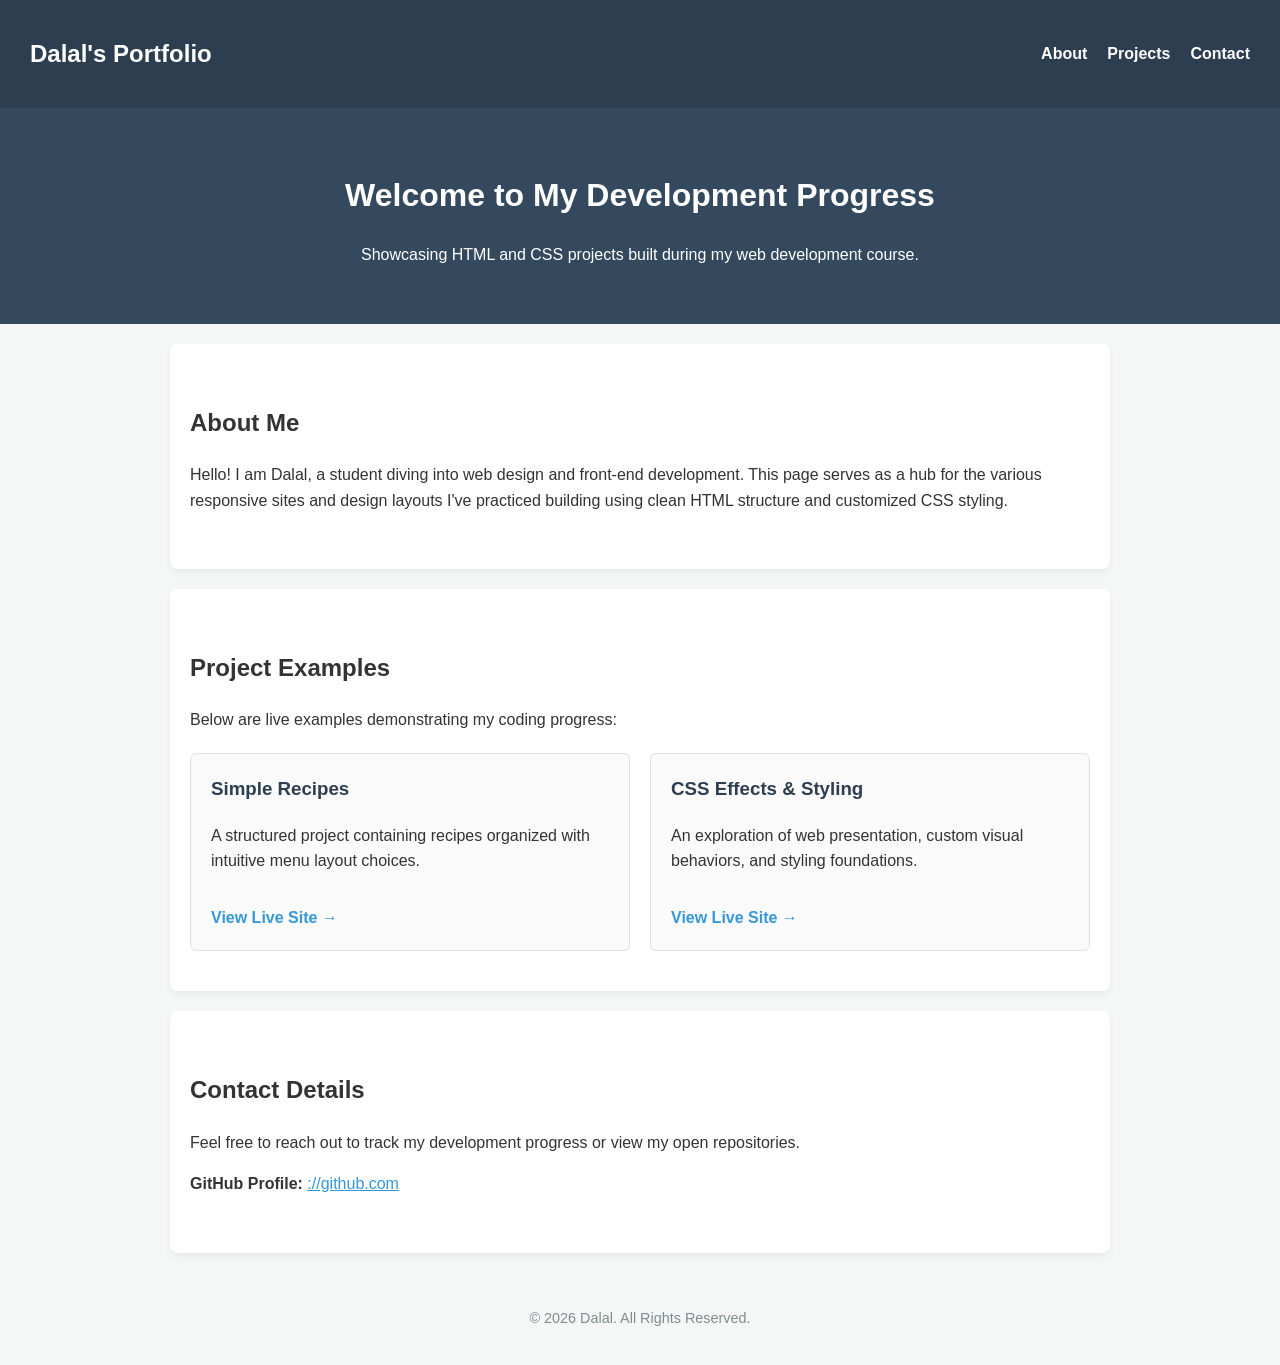
<file: index.html>
<!DOCTYPE html>
<html lang="en">
<head>
<meta charset="UTF-8">
<meta name="viewport" content="width=device-width, initial-scale=1.0">
<title>Dalal's Web Development Portfolio</title>
<style>
body { font-family: Arial, sans-serif; margin: 0; padding: 0; line-height: 1.6; background-color: #f4f7f6; color: #333; }
nav { background-color: #2c3e50; color: white; display: flex; justify-content: space-between; padding: 15px 30px; align-items: center; }
nav ul { list-style: none; margin: 0; padding: 0; display: flex; }
nav ul li { margin-left: 20px; }
nav ul li a { color: white; text-decoration: none; font-weight: bold; }
header { background: #34495e; color: white; text-align: center; padding: 40px 20px; }
section { padding: 40px 20px; max-width: 900px; margin: 20px auto; background: white; border-radius: 8px; box-shadow: 0 4px 6px rgba(0,0,0,0.05); }
.project-grid { display: flex; flex-wrap: wrap; gap: 20px; margin-top: 20px; }
.project-card { border: 1px solid #e0e0e0; padding: 20px; border-radius: 6px; flex: 1; min-width: 250px; background: #fafafa; }
.project-card h3 { margin-top: 0; color: #2c3e50; }
.project-card a { display: inline-block; margin-top: 15px; color: #3498db; text-decoration: none; font-weight: bold; }
footer { text-align: center; padding: 20px; color: #7f8c8d; font-size: 0.9em; }
</style>
</head>
<body>

<nav>
<div class="logo"><h2>Dalal's Portfolio</h2></div>
<ul>
<li><a href="#about">About</a></li>
<li><a href="#projects">Projects</a></li>
<li><a href="#contact">Contact</a></li>
</ul>
</nav>

<header>
<h1>Welcome to My Development Progress</h1>
<p>Showcasing HTML and CSS projects built during my web development course.</p>
</header>

<section id="about">
<h2>About Me</h2>
<p>Hello! I am Dalal, a student diving into web design and front-end development. This page serves as a hub for the various responsive sites and design layouts I've practiced building using clean HTML structure and customized CSS styling.</p>
</section>

<section id="projects">
<h2>Project Examples</h2>
<p>Below are live examples demonstrating my coding progress:</p>
<div class="project-grid">
<div class="project-card">
<h3>Simple Recipes</h3>
<p>A structured project containing recipes organized with intuitive menu layout choices.</p>
<a href="./Simple-Recipes/index.html" target="_blank">View Live Site →</a>
</div>
<div class="project-card">
<h3>CSS Effects & Styling</h3>
<p>An exploration of web presentation, custom visual behaviors, and styling foundations.</p>
<a href="./Creating-CSS-Effects/index.html" target="_blank">View Live Site →</a>
</div>
</div>
</section>

<section id="contact">
<h2>Contact Details</h2>
<p>Feel free to reach out to track my development progress or view my open repositories.</p>
<p><strong>GitHub Profile:</strong> <a href="https://github.com" style="color:#3498db;">://github.com</a></p>
</section>

<footer>
<p>&copy; 2026 Dalal. All Rights Reserved.</p>
</footer>

</body>
</html>
</file>
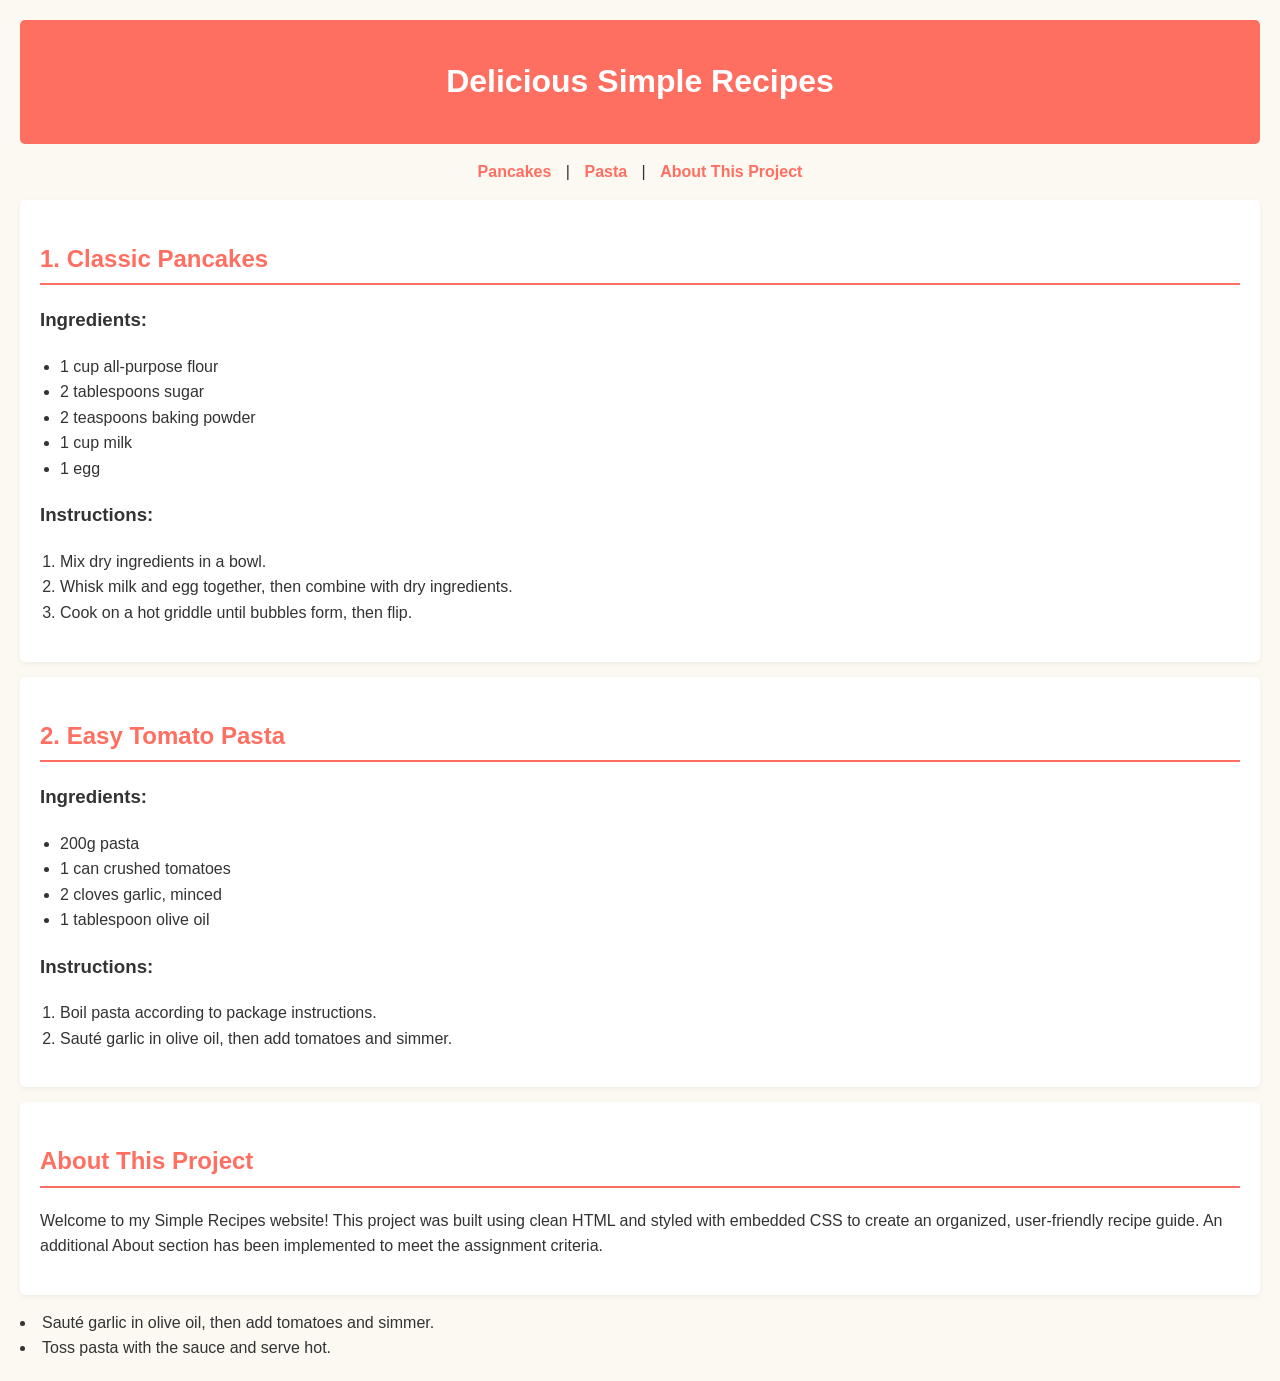
<file: Simple-Recipes/index.html>
<!DOCTYPE html>
<html lang="en">
<head>
<meta charset="UTF-8">
<title>Simple Recipes</title>
<style>
body { font-family: Arial, sans-serif; margin: 20px; line-height: 1.6; background-color: #fcf8f2; color: #333; }
header { background-color: #ff6f61; color: white; padding: 15px; text-align: center; border-radius: 5px; }
nav { margin: 15px 0; text-align: center; }
nav a { margin: 0 10px; color: #ff6f61; text-decoration: none; font-weight: bold; }
section { background: white; padding: 20px; margin: 15px 0; border-radius: 5px; box-shadow: 0 2px 5px rgba(0,0,0,0.05); }
h2 { color: #ff6f61; border-bottom: 2px solid #ff6f61; padding-bottom: 5px; }
ul, ol { padding-left: 20px; }
</style>
</head>
<body>

<header>
<h1>Delicious Simple Recipes</h1>
</header>

<nav>
<a href="#recipe1">Pancakes</a> |
<a href="#recipe2">Pasta</a> |
<a href="#about">About This Project</a>
</nav>

<section id="recipe1">
<h2>1. Classic Pancakes</h2>
<h3>Ingredients:</h3>
<ul>
<li>1 cup all-purpose flour</li>
<li>2 tablespoons sugar</li>
<li>2 teaspoons baking powder</li>
<li>1 cup milk</li>
<li>1 egg</li>
</ul>
<h3>Instructions:</h3>
<ol>
<li>Mix dry ingredients in a bowl.</li>
<li>Whisk milk and egg together, then combine with dry ingredients.</li>
<li>Cook on a hot griddle until bubbles form, then flip.</li>
</ol>
</section>

<section id="recipe2">
<h2>2. Easy Tomato Pasta</h2>
<h3>Ingredients:</h3>
<ul>
<li>200g pasta</li>
<li>1 can crushed tomatoes</li>
<li>2 cloves garlic, minced</li>
<li>1 tablespoon olive oil</li>
</ul>
 <h3>Instructions:</h3>
<ol>
<li>Boil pasta according to package instructions.</li>
<li>Sauté garlic in olive oil, then add tomatoes and simmer.</li>
</ol>
</section>

<section id="about">
<h2>About This Project</h2>
<p>Welcome to my Simple Recipes website! This project was built using clean HTML and styled with embedded CSS to create an organized, user-friendly recipe guide. An additional About section has been implemented to meet the assignment criteria.</p>
</section>

</body>
</html>



                                                   
<li>Sauté garlic in olive oil, then add tomatoes and simmer.</li>
<li>Toss pasta with the sauce and serve hot.</li>
</section>
</file>
